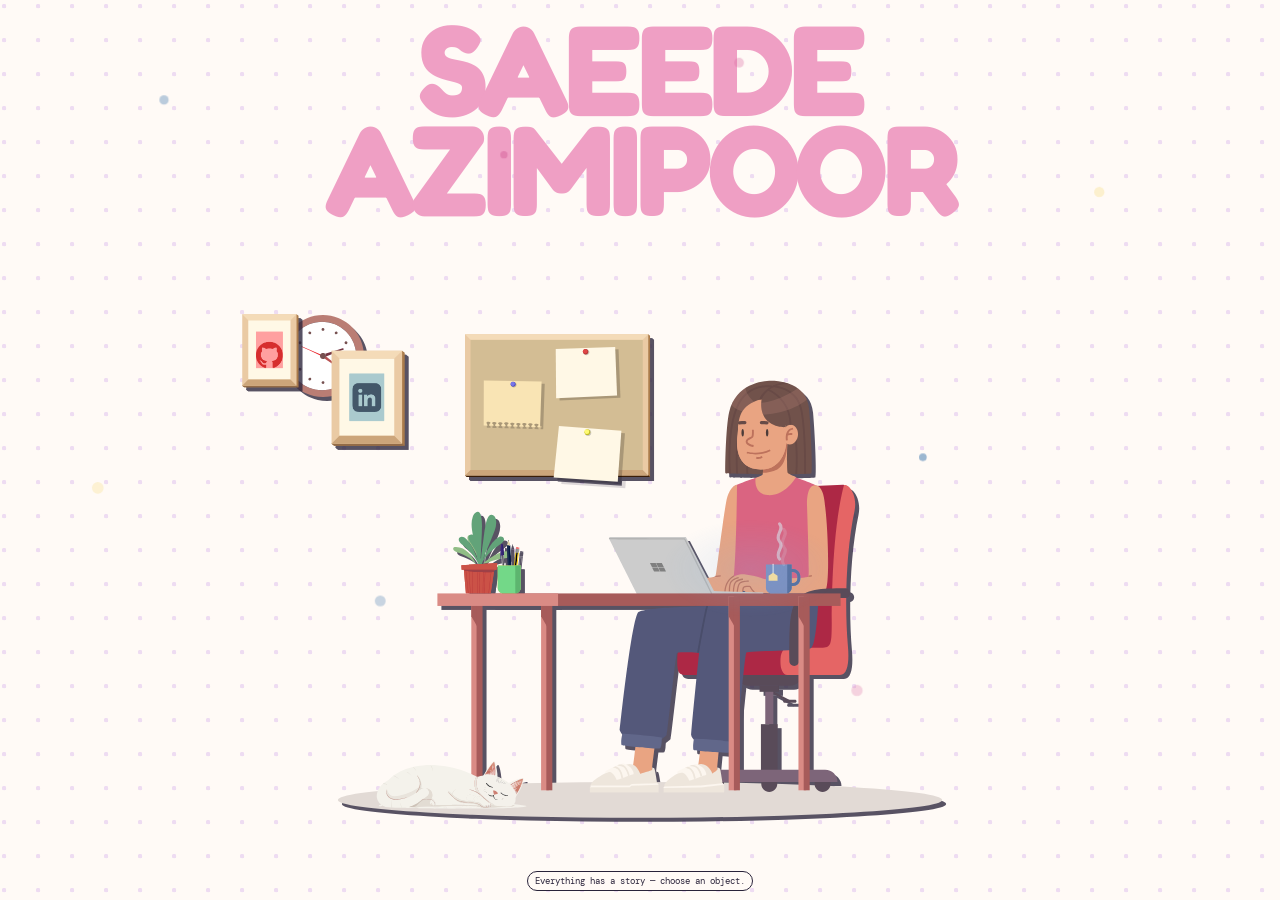
<file: index.html>
<!doctype html>
<html lang="en">

<head>
  <meta charset="utf-8" />
  <meta name="viewport" content="width=device-width, initial-scale=1, viewport-fit=cover" />
  <meta name="color-scheme" content="light">
  <meta name="theme-color" content="#eedcf2" />
  <link rel="icon" href="data:," />
  <link rel="preconnect" href="https://fonts.googleapis.com">
  <link rel="preconnect" href="https://fonts.gstatic.com" crossorigin>
  <link
    href="https://fonts.googleapis.com/css2?family=DM+Mono:wght@400;500&family=Fredoka:wght@700&family=Titan+One&display=swap"
    rel="stylesheet">
  <title>Saeede Azimipoor — Creative Developer</title>
  <link rel="stylesheet" href="styles.css">
</head>

<body>
  <main class="room" aria-labelledby="page-title">
    <div class="clock-stage" id="clockStage"></div>
    <h1 id="page-title" class="sr-only">Saeede Azimipoor, creative developer</h1>
    <div class="name-wall" aria-hidden="true"><span>SAEEDE</span><span>AZIMIPOOR</span></div>

    <div class="object mascot" aria-label="Interactive illustrated workspace">
      <div class="character-stage">

        <!-- scene.svg gets injected here by script.js -->
        <span class="laptop-glow" aria-hidden="true"></span>
        <div class="hint svg-tip" id="svgTip" aria-hidden="true"></div>
        <div class="hint svg-tip" id="girlLoveTip" aria-hidden="true"></div>

      </div>
      

    </div>
    </div>

    <span class="dust d1"></span><span class="dust d2"></span><span class="dust d3"></span><span
      class="dust d4"></span><span class="dust d5"></span><span class="dust d6"></span><span
      class="dust d7"></span><span class="dust d8"></span><span class="dust d9"></span><span
      class="dust d10"></span>
    <p class="room-note"><span>Everything has a story — choose an object.</span></p>
  </main>

  <dialog id="about" aria-labelledby="about-title">
    <div class="modal-head">
      <h2 id="about-title">About me</h2><button class="close" type="button" aria-label="Close">×</button>
    </div>
    <div class="modal-body">
      <p>I’m Saeede Azimipoor, a Front-End / Full-Stack Developer with 5+ years of experience building responsive,
        high-quality web applications.</p>
      <p>I turn UX designs into functional, user-focused interfaces — working across HTML5, CSS3, JavaScript, React,
        Angular, .NET, and C#. I’ve led teams in Agile environments, from small but critical features to
        full-scale migrations to modern frameworks. Lately I’ve been deep into Flutter — learning it by building
        and shipping a real iOS app.</p>
      <div class="chips" aria-label="Skills and interests"><span class="chip">JavaScript</span><span
          class="chip">React</span><span class="chip">Angular</span><span class="chip">.NET</span><span
          class="chip">C#</span><span class="chip">HTML & CSS</span><span class="chip">Tailwind</span><span
          class="chip">GSAP</span><span class="chip">Flutter</span><span class="chip">Responsive design</span></div>
    </div>
  </dialog>



  <dialog id="work" aria-labelledby="work-title">
    <div class="modal-head">
      <h2 id="work-title">Selected work</h2><button class="close" type="button" aria-label="Close">×</button>
    </div>
    <div class="modal-body">
      <div class="project-list">
        <article class="project-card">
          <small>COMPLETED · FLUTTER · iOS &amp; ANDROID</small>
          <h3><span lang="fa" dir="rtl">کتاب مقدس</span> <span class="h3-en">Persian Bible</span></h3>
          <p>A bilingual Persian–English Bible reader for iPhone and Android: fully offline, with an RTL page-turning reader,
            full-text search across all 66 books, favorites, verse notes, and a daily verse.</p>
          <div class="chips"><span class="chip">FA / EN</span><span class="chip">Offline-first</span><span
              class="chip">Search</span><span class="chip">RTL</span></div>
          <div class="store-links">
            <a class="cta" href="https://apps.apple.com/app/id6837170813" target="_blank" rel="noopener">Download on
              the App Store</a>
            <span class="cta store-soon">Google Play — Coming soon</span>
          </div>
        </article>
      </div>
    </div>
  </dialog>

  <dialog id="resume" aria-labelledby="resume-title">
    <div class="modal-head">
      <h2 id="resume-title">Resume</h2><button class="close" type="button" aria-label="Close">×</button>
    </div>
    <div class="modal-body">
      <div class="resume-grid">
        <div>
          <h3>FOCUS</h3>
          <p>Front-end development with 5+ years across React, Angular, and .NET — now building cross-platform
            mobile apps with Flutter.</p>
        </div>
        <div>
          <h3>SKILLS</h3>
          <ul>
            <li>JavaScript, React & Angular</li>
            <li>.NET & C#</li>
            <li>HTML, CSS & Tailwind CSS</li>
            <li>Flutter & Dart</li>
            <li>GSAP animation</li>
            <li>Responsive design & UI detail</li>
          </ul>
        </div>
      </div>
      <p class="tiny-note">For a current copy of my full resume, get in touch.</p>
      <a class="cta" href="mailto:info@saeede.dev?subject=Resume%20request">Request my resume</a>
    </div>
  </dialog>

  <dialog id="contact" aria-labelledby="contact-title">
    <div class="modal-head">
      <h2 id="contact-title">Say hello</h2><button class="close" type="button" aria-label="Close">×</button>
    </div>
    <div class="modal-body">
      <p>Have an idea with a pulse? Let’s make it clear, useful, and memorable.</p>
      <a class="cta" href="mailto:info@saeede.dev">info@saeede.dev</a>
    </div>
  </dialog>

  <script src="https://cdn.jsdelivr.net/npm/gsap@3.15/dist/gsap.min.js"></script>
  <script src="script.js"></script>
</body>

</html>
</file>
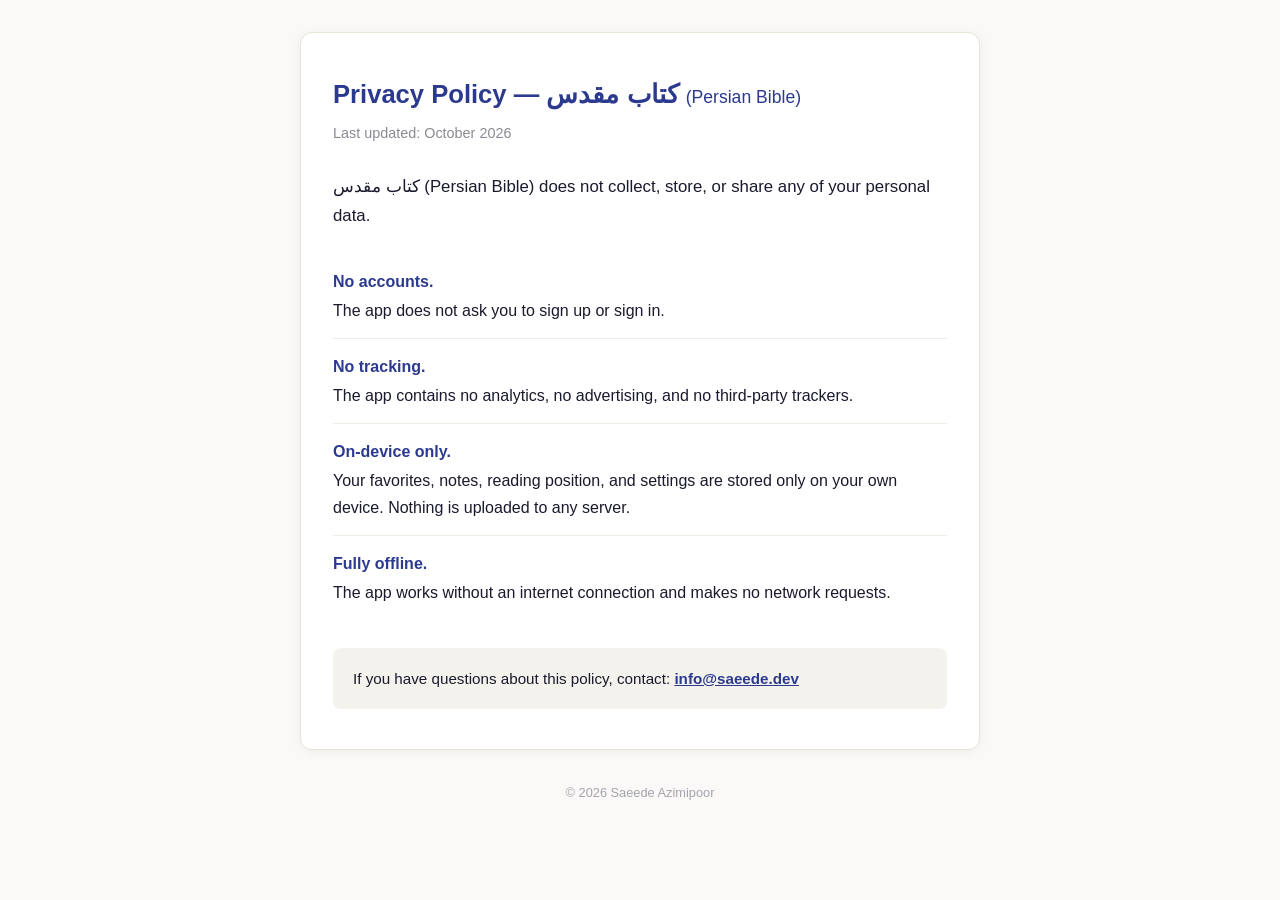
<file: privacy/index.html>
<!DOCTYPE html>
<html lang="en">
<head>
<meta charset="UTF-8">
<meta name="viewport" content="width=device-width, initial-scale=1.0">
<title>Privacy Policy — کتاب مقدس (Persian Bible)</title>
<style>
  * { box-sizing: border-box; margin: 0; padding: 0; }
  body {
    font-family: -apple-system, BlinkMacSystemFont, "Segoe UI", Roboto, Helvetica, Arial, sans-serif;
    line-height: 1.7;
    color: #1a1a2e;
    background: #faf9f7;
    padding: 2rem 1.25rem 4rem;
  }
  main {
    max-width: 680px;
    margin: 0 auto;
    background: #ffffff;
    border: 1px solid #e8e4dc;
    border-radius: 12px;
    padding: 2.5rem 2rem;
    box-shadow: 0 2px 12px rgba(26, 26, 46, 0.05);
  }
  h1 {
    font-size: 1.6rem;
    color: #2b3a8f;
    margin-bottom: 0.25rem;
  }
  h1 .fa { font-weight: 600; }
  .updated {
    color: #8a8a93;
    font-size: 0.9rem;
    margin-bottom: 1.75rem;
  }
  p.lead { margin-bottom: 1.5rem; font-size: 1.05rem; }
  ul { list-style: none; margin-bottom: 1.75rem; }
  li {
    padding: 0.85rem 0;
    border-bottom: 1px solid #f0ede6;
  }
  li:last-child { border-bottom: none; }
  li strong { color: #2b3a8f; display: block; margin-bottom: 0.15rem; }
  .contact {
    background: #f4f2ec;
    border-radius: 8px;
    padding: 1.1rem 1.25rem;
    font-size: 0.95rem;
  }
  .contact a { color: #2b3a8f; font-weight: 600; }
  footer {
    text-align: center;
    color: #a3a3ab;
    font-size: 0.8rem;
    margin-top: 2rem;
  }
  @media (max-width: 520px) {
    main { padding: 1.75rem 1.25rem; }
    h1 { font-size: 1.35rem; }
  }
</style>
</head>
<body>
<main>
  <h1>Privacy Policy — <span class="fa" lang="fa" dir="rtl">کتاب مقدس</span> <span style="font-weight:400;font-size:1.1rem;">(Persian Bible)</span></h1>
  <p class="updated">Last updated: October 2026</p>

  <p class="lead"><span lang="fa" dir="rtl">کتاب مقدس</span> (Persian Bible) does not collect, store, or share any of your personal data.</p>

  <ul>
    <li>
      <strong>No accounts.</strong>
      The app does not ask you to sign up or sign in.
    </li>
    <li>
      <strong>No tracking.</strong>
      The app contains no analytics, no advertising, and no third-party trackers.
    </li>
    <li>
      <strong>On-device only.</strong>
      Your favorites, notes, reading position, and settings are stored only on your own device. Nothing is uploaded to any server.
    </li>
    <li>
      <strong>Fully offline.</strong>
      The app works without an internet connection and makes no network requests.
    </li>
  </ul>

  <p class="contact">If you have questions about this policy, contact: <a href="mailto:info@saeede.dev">info@saeede.dev</a></p>
</main>
<footer>© 2026 Saeede Azimipoor</footer>
</body>
</html>
</file>
<file: styles.css>
:root {
  --outside: #ddd0ea;
  --wall: #fffaf6;
  --wall-dots: #eedcf2;
  --ink: #29233a;
  --pink: #ef9fc4;
  --pink-deep: #d96aa1;
  --mint: #a8dfca;
  --mint-deep: #57aa8c;
  --yellow: #f6da72;
  --blue: #7eb4e8;
  --blue-deep: #3f77ad;
  --coral: #f19679;
  --wood: #e7b873;
  --screen: #29233a;
  --paper: #fffaf6;
  --line: 3px solid var(--ink);
  --shadow: 5px 5px 0 var(--ink);
  color-scheme: light;
}

/* @media (prefers-color-scheme: dark) {
  :root {
    --outside: #171525;
    --wall: #242236;
    --wall-dots: #353048;
    --ink: #fbf3e8;
    --pink: #d77aa8;
    --pink-deep: #f09dc6;
    --mint: #518f7c;
    --mint-deep: #9ddbc5;
    --yellow: #dcc35f;
    --blue: #5d8fbe;
    --blue-deep: #a7cef0;
    --coral: #d77c65;
    --wood: #b8864f;
    --screen: #11101c;
    --paper: #2e2b40;
    --shadow: 5px 5px 0 #0d0c13;
  }
} */

* {
  box-sizing: border-box;
}

html,
body {
  width: 100%;
  height: 100%;
  overflow: hidden;
}

body {
  margin: 0;
  min-width: 280px;
  background: var(--outside);
  color: var(--ink);
  font-family: "DM Mono", monospace;
}

button,
a {
  color: inherit;
  font: inherit;
}

button {
  -webkit-tap-highlight-color: transparent;
}

.sr-only {
  position: absolute;
  width: 1px;
  height: 1px;
  padding: 0;
  margin: -1px;
  overflow: hidden;
  clip: rect(0, 0, 0, 0);
  white-space: nowrap;
  border: 0;
}

.room {
  position: fixed;
  inset: max(10px, env(safe-area-inset-top)) max(10px, env(safe-area-inset-right)) max(10px, env(safe-area-inset-bottom)) max(10px, env(safe-area-inset-left));
  overflow: hidden;
  border: var(--line);
  border-radius: 18px;
  background:
    radial-gradient(circle at 12% 18%, var(--wall-dots) 0 2px, transparent 2.5px) 0 0 / 34px 34px,
    var(--wall);
  box-shadow: 8px 8px 0 var(--ink);
  isolation: isolate;
}

.clock-stage svg {
  filter: drop-shadow(4px 4px 0 color-mix(in srgb, var(--ink) 78%, transparent));
}

.clock-stage {

  position: absolute;
  top: 35%;
  left: 22%;
  width: clamp(52px, 7vw, 82px);
  z-index: 5;
  pointer-events: auto;
}

.clock-stage .hint {
  left: 50%;
  bottom: calc(100% + 10px);
  transform: translateX(-50%);
  opacity: 0;
  transition: opacity .15s ease;
}

.clock-stage:hover .hint,
.clock-stage:focus-visible .hint {
  opacity: 1;
  background: var(--yellow);
}


.clock-stage svg {
  width: 100%;
  height: auto;
  display: block;
}

.room::after {
  content: "";
  position: absolute;
  z-index: 1;
  left: 4%;
  right: 4%;
  bottom: 9.5%;
  border-top: 3px solid color-mix(in srgb, var(--ink) 68%, transparent);
}

.name-wall {
  position: absolute;
  z-index: 0;
  inset: 2% 13% auto;
  color: var(--pink);
  font-family: "Fredoka", sans-serif;
  font-size: clamp(60px, 10vw, 150px);
  font-weight: 700;
  line-height: .78;
  letter-spacing: -.035em;
  text-align: center;
  text-transform: uppercase;
  user-select: none;
}

.name-wall span {
  display: block;
}

.object {
  position: absolute;
  z-index: 5;
  margin: 0;
  padding: 0;
  border: 0;
  background: transparent;
  cursor: pointer;
  text-decoration: none;
  transform-origin: 50% 80%;
}

.object:focus-visible {
  outline: 4px solid var(--blue-deep);
  outline-offset: 6px;
  border-radius: 8px;
}

.hint {
  position: absolute;
  z-index: 9;
  border: 2px solid var(--ink);
  border-radius: 999px;
  background: var(--paper);
  box-shadow: 2px 2px 0 var(--ink);
  padding: 4px 8px;
  font-size: 9px;
  font-weight: 500;
  line-height: 1;
  white-space: nowrap;
  pointer-events: none;
}

.object:hover .hint,
.object:focus-visible .hint {
  background: var(--yellow);
}

/* Pink resume frame */
.portrait {
  left: 7.3%;
  top: 10%;
  width: clamp(92px, 10vw, 148px);
  aspect-ratio: 1 / 1.1;
}

.portrait .nail {
  position: absolute;
  left: 50%;
  top: -9%;
  width: 9px;
  height: 9px;
  border: 2px solid var(--ink);
  border-radius: 50%;
  background: var(--wall);
}

.portrait .string {
  position: absolute;
  left: 21%;
  right: 18%;
  top: -2%;
  height: 31%;
  border-top: 2px solid var(--ink);
  transform: rotate(28deg);
  transform-origin: left;
}

.portrait .string.two {
  transform: rotate(-28deg);
  transform-origin: right;
}

.portrait-card {
  position: absolute;
  inset: 14% 4% 1%;
  border: var(--line);
  border-radius: 4px;
  background: var(--pink);
  box-shadow: 4px 4px 0 var(--ink);
  transform: rotate(-2deg);
}

.portrait-card svg {
  width: 100%;
  height: 100%;
  display: block;
}

.portrait .hint {
  left: 50%;
  bottom: -18px;
  transform: translateX(-50%);
}

/* Desk and laptop */
.desk {
  left: 8%;
  bottom: 8%;
  width: clamp(270px, 30vw, 460px);
  height: clamp(190px, 23vw, 340px);
}

.desk-top {
  position: absolute;
  left: 0;
  right: 0;
  top: 56%;
  height: 18px;
  border: var(--line);
  background: var(--mint);
  box-shadow: 3px 3px 0 var(--ink);
}

.leg {
  position: absolute;
  top: 61%;
  width: 17px;
  height: 37%;
  border: var(--line);
  background: var(--wood);
}

.leg.l1 {
  left: 8%;
  transform: rotate(7deg);
}

.leg.l2 {
  left: 29%;
  transform: rotate(-5deg);
}

.leg.r1 {
  right: 8%;
  transform: rotate(-7deg);
}

.leg.r2 {
  right: 29%;
  transform: rotate(5deg);
}

.monitor {
  position: absolute;
  z-index: 3;
  left: 14%;
  top: 3%;
  width: 61%;
  height: 48%;
  border: var(--line);
  border-radius: 7px;
  background: var(--screen);
  box-shadow: 5px 5px 0 var(--ink);
  color: #fff;
  display: grid;
  place-items: center;
  cursor: pointer;
}

.monitor::before {
  content: "";
  position: absolute;
  left: 4%;
  right: 4%;
  bottom: 4%;
  border-top: 2px solid color-mix(in srgb, #fff 26%, transparent);
}

.monitor::after {
  content: "";
  position: absolute;
  left: -7%;
  top: 100%;
  width: 114%;
  height: 14%;
  border: var(--line);
  border-top-width: 2px;
  border-radius: 0 0 9px 9px;
  background: var(--blue);
  box-shadow: 3px 3px 0 var(--ink);
}

.monitor-word {
  font-family: "Titan One", sans-serif;
  font-size: clamp(26px, 3.4vw, 50px);
  letter-spacing: .02em;
}

.monitor .cursor {
  width: 9px;
  height: 1.1em;
  background: var(--yellow);
  margin-left: 7px;
}

.monitor-line {
  display: flex;
  align-items: center;
}

.monitor:hover,
.monitor:focus-visible {
  transform: rotate(-2deg);
  outline: 4px solid var(--yellow);
  outline-offset: 4px;
}

.desk .hint {
  left: 39%;
  top: -8px;
  transform: translateX(-50%);
}

.cup {
  position: absolute;
  z-index: 2;
  right: 13%;
  top: 39%;
  width: 13%;
  height: 18%;
  border: var(--line);
  border-radius: 2px 2px 9px 9px;
  background: var(--pink);
}

.cup::after {
  content: "";
  position: absolute;
  width: 44%;
  height: 50%;
  right: -43%;
  top: 16%;
  border: var(--line);
  border-left: 0;
  border-radius: 0 50% 50% 0;
}

.steam {
  position: absolute;
  right: 17%;
  top: 23%;
  width: 11px;
  height: 35px;
  border-left: 3px solid var(--ink);
  border-radius: 50%;
}

/* Saeede's custom character / About */
.mascot {
  left: 28.55%;
  bottom: 6.5%;
  width: clamp(420px, 48.25vw, 712px);
  height: auto;
  display: grid;
  place-items: end center;
  cursor: default;
}

.mascot:hover {
  animation: none;
}

.character-stage {
  position: relative;
  width: 100%;
  aspect-ratio: 8396 / 6666.6665;
}

.mascot-character {
  position: absolute;
  inset: 0;
  display: block;
  width: 100%;
  height: 100%;
  object-fit: contain;
  pointer-events: none;
  filter: drop-shadow(4px 4px 0 color-mix(in srgb, var(--ink) 78%, transparent));
}

/* Clickable SVG layers */



.mascot-character #Laptop,
.mascot-character #girl,
.mascot-character #task-frame,
.mascot-character #cat,
.mascot-character #linkedin-frame,
.mascot-character #github-frame {
  pointer-events: auto;
  cursor: pointer;
  outline: none;

}




.svg-tip {
  left: 0;
  top: 0;
  transform: translate(-50%, -115%);
  background: var(--yellow);
  opacity: 0;
  transition: opacity .15s ease;
}

.svg-tip.show {
  opacity: 1;
}

.laptop-glow {
  position: absolute;
  left: 53%;
  top: 42%;
  width: 20%;
  height: 14%;
  border-radius: 45%;
  background: radial-gradient(ellipse, color-mix(in srgb, var(--blue) 48%, transparent), transparent 68%);
  opacity: .12;
  pointer-events: none;
}

/* Plant and cabinet */
.plant {
  right: 7%;
  bottom: 8%;
  width: clamp(150px, 17vw, 250px);
  height: clamp(190px, 23vw, 330px);
}

.cabinet {
  position: absolute;
  left: 3%;
  right: 4%;
  bottom: 0;
  height: 48%;
  border: var(--line);
  border-radius: 8px 8px 3px 3px;
  background: var(--blue);
  box-shadow: 4px 4px 0 var(--ink);
}

.drawer {
  position: absolute;
  left: 8%;
  width: 55%;
  height: 24%;
  border: 2px solid var(--ink);
  background: var(--wood);
}

.drawer.one {
  top: 10%;
}

.drawer.two {
  top: 39%;
}

.drawer.three {
  top: 68%;
}

.drawer::after {
  content: "";
  position: absolute;
  left: 41%;
  top: 40%;
  width: 18%;
  border-top: 2px solid var(--ink);
}

.pot {
  position: absolute;
  z-index: 2;
  right: 8%;
  bottom: 47%;
  width: 28%;
  height: 18%;
  border: var(--line);
  border-radius: 2px 2px 10px 10px;
  background: var(--pink);
}

.plant-stem {
  position: absolute;
  z-index: 1;
  right: 20%;
  bottom: 63%;
  width: 4px;
  height: 23%;
  background: var(--ink);
  transform-origin: bottom;
}

.leaf {
  position: absolute;
  width: 26px;
  height: 16px;
  border: 2px solid var(--ink);
  border-radius: 80% 10% 80% 10%;
  background: var(--mint);
}

.leaf.one {
  right: 0;
  top: 7%;
  transform: rotate(-22deg);
}

.leaf.two {
  right: 8px;
  top: 31%;
  transform: rotate(155deg);
}

.leaf.three {
  right: -13px;
  top: 49%;
  transform: rotate(-13deg);
}

.plant .hint {
  right: 0;
  top: 24%;
}

.dust {
  position: absolute;
  z-index: 2;
  width: 7px;
  height: 7px;
  border-radius: 50%;
  background: var(--pink-deep);
  opacity: .65;
  pointer-events: none;
}

.dust.d1 {
  left: 39%;
  top: 17%;
}

.dust.d2 {
  left: 72%;
  top: 51%;
  background: var(--blue-deep);
}

.dust.d3 {
  left: 44%;
  top: 41%;
  background: var(--yellow);
}

.dust.d4 {
  left: 21%;
  top: 38%;
}

.dust.d5 {
  left: 12%;
  top: 12%;
  background: var(--blue-deep);
}

.dust.d6 {
  left: 58%;
  top: 8%;
}

.dust.d7 {
  left: 85%;
  top: 22%;
  background: var(--yellow);
}

.dust.d8 {
  left: 30%;
  top: 68%;
  background: var(--blue-deep);
}

.dust.d9 {
  left: 66%;
  top: 78%;
}

.dust.d10 {
  left: 8%;
  top: 55%;
  background: var(--yellow);
}

.room-note {
  position: absolute;
  z-index: 8;
  left: 50%;
  bottom: 1.5%;
  transform: translateX(-50%);
  margin: 0;
  font-size: 9px;
  white-space: nowrap;
}

.room-note span {
  background: var(--paper);
  padding: 3px 7px;
  border: 1.5px solid var(--ink);
  border-radius: 999px;
}

dialog {
  width: min(680px, calc(100vw - 34px));
  max-height: min(80dvh, 700px);
  padding: 0;
  color: var(--ink);
  background: var(--paper);
  border: var(--line);
  border-radius: 14px;
  box-shadow: 9px 9px 0 var(--ink);
  overflow: hidden;
}

dialog::backdrop {
  background: color-mix(in srgb, var(--ink) 54%, transparent);
  backdrop-filter: blur(3px);
}

.modal-head {
  display: flex;
  align-items: center;
  justify-content: space-between;
  gap: 20px;
  padding: 16px 18px;
  border-bottom: var(--line);
  background: var(--yellow);
}

.modal-head h2 {
  margin: 0;
  font: 400 clamp(24px, 4vw, 40px) "Titan One", sans-serif;
}

.close {
  width: 42px;
  height: 42px;
  flex: 0 0 auto;
  border: 2px solid var(--ink);
  border-radius: 50%;
  background: var(--paper);
  cursor: pointer;
  font-size: 24px;
  line-height: 1;
}

.close:hover,
.close:focus-visible {
  background: var(--pink);
  outline: 3px solid var(--blue-deep);
  outline-offset: 2px;
}

.modal-body {
  padding: clamp(18px, 4vw, 34px);
  overflow-y: auto;
  max-height: calc(80dvh - 78px);
}

.modal-body p {
  margin: 0 0 20px;
  line-height: 1.65;
  font-size: clamp(13px, 1.8vw, 16px);
}

.project-list {
  display: grid;
  grid-template-columns: 1fr 1fr;
  gap: 14px;
}

.project-card {
  border: 2px solid var(--ink);
  padding: 18px;
  box-shadow: 4px 4px 0 var(--ink);
  background: var(--mint);
}

.project-card:nth-child(2) {
  background: var(--pink);
}

.project-card small {
  font-weight: 500;
}

.project-card h3 {
  margin: 10px 0 7px;
  font: 400 clamp(23px, 3vw, 34px) "Titan One", sans-serif;
}

.project-card p {
  margin: 0;
  font-size: 12px;
}

.chips {
  display: flex;
  flex-wrap: wrap;
  gap: 7px;
  margin-top: 14px;
}

.chip {
  border: 1.5px solid var(--ink);
  border-radius: 99px;
  padding: 5px 8px;
  font-size: 9px;
  background: var(--paper);
}

.resume-grid {
  display: grid;
  grid-template-columns: .8fr 1.2fr;
  gap: 26px;
}

.resume-grid h3 {
  margin: 0 0 10px;
  font-size: 13px;
}

.resume-grid ul {
  margin: 0;
  padding-left: 18px;
  line-height: 1.8;
  font-size: 13px;
}

.cta {
  display: inline-flex;
  min-height: 44px;
  align-items: center;
  justify-content: center;
  padding: 10px 14px;
  border: 2px solid var(--ink);
  background: var(--blue);
  color: var(--ink);
  box-shadow: 3px 3px 0 var(--ink);
  font-weight: 500;
  text-decoration: none;
}

.cta:hover,
.cta:focus-visible {
  transform: translate(2px, 2px);
  box-shadow: 1px 1px 0 var(--ink);
  outline: none;
}

.store-links {
  display: flex;
  flex-wrap: wrap;
  gap: 10px;
  margin-top: 16px;
}

.store-links .cta {
  min-height: 40px;
  padding: 8px 12px;
  font-size: 12px;
}

.store-soon {
  background: var(--paper);
  border-style: dashed;
  box-shadow: none;
  cursor: default;
  opacity: .75;
}

.store-soon:hover {
  transform: none;
}

.tiny-note {
  font-size: 11px !important;
  color: color-mix(in srgb, var(--ink) 72%, transparent);
}

@media (min-width: 761px) {
  .room {
    inset: 0;
    border: 0;
    border-radius: 0;
    box-shadow: none;
    background: var(--outside);
  }

  .room::after {
    display: none;
  }

  .mascot {
    inset: 0;
    width: 100%;
    height: 100%;
  }

  .character-stage {
    width: 100%;
    height: 100%;
    aspect-ratio: auto;
  }
}

@media (max-width: 760px) {
  .room {
    inset: max(6px, env(safe-area-inset-top)) max(6px, env(safe-area-inset-right)) max(6px, env(safe-area-inset-bottom)) max(6px, env(safe-area-inset-left));
    border-radius: 13px;
    box-shadow: 5px 5px 0 var(--ink);
  }

  .room::after {
    display: block;
    left: 2%;
    right: 2%;
    bottom: 5%;
  }

  .name-wall {
    display: block;
    inset: 10% 1% auto;
    font-size: clamp(46px, 15vw, 64px);
    line-height: .84;
  }

  .dust,
  .room-note {
    display: none;
  }

  .mascot {
    left: -5%;
    right: auto;
    top: auto;
    bottom: 3.5%;
    width: 105vw;
    height: auto;
  }

  .character-stage {
    width: 100%;
    height: auto;
    aspect-ratio: 8396 / 6666.6665;
  }

  .mascot-character {
    display: block;
  }

  .hint {
    font-size: 8px;
    padding: 4px 6px;
  }

  .project-list,
  .resume-grid {
    grid-template-columns: 1fr;
  }

  .modal-body {
    padding: 18px;
  }
}

@media (max-width: 420px) and (max-height: 720px) {
  .name-wall {
    top: 8%;
  }

  .mascot {
    bottom: 2.5%;
    width: 105vw;
  }
}

@media (orientation: landscape) and (max-height: 560px) {
  .room {
    inset: 5px;
  }
}

/* Keep the approved composition intact at every viewport size. The scene and
   its interaction layer share one aspect-ratio box, so nothing drifts or
   changes scale independently when the browser becomes narrow or tall. */
@media screen {
  .room {
    inset: 0;
    border: 0;
    border-radius: 0;
    box-shadow: none;
    background:
      radial-gradient(circle at 12% 18%, var(--wall-dots) 0 2px, transparent 2.5px) 0 0 / 34px 34px,
      var(--wall);
  }

  .room::after {
    display: none;
  }


  .mascot {
    position: absolute;
    left: 50%;
    top: 64%;
    right: auto;
    bottom: auto;
    width: min(100%, calc(75dvh * 6297 / 5000));
    height: auto;
    aspect-ratio: 6297 / 5000;
    transform: translate(-50%, -50%);
    display: block;
    cursor: default;
  }

  .character-stage {
    width: 100%;
    height: 100%;
    aspect-ratio: 6297 / 5000;
  }
}

@media (prefers-reduced-motion: reduce) {

  *,
  *::before,
  *::after {
    animation-duration: .001ms !important;
    animation-iteration-count: 1 !important;
    transition-duration: .001ms !important;
  }
}
/* single project card spans the full dialog width */
.project-list:has(> :only-child) > .project-card {
  grid-column: 1 / -1;
}

.project-card h3 .h3-en {
  font-size: 0.58em;
  letter-spacing: 0.02em;
}
</file>
